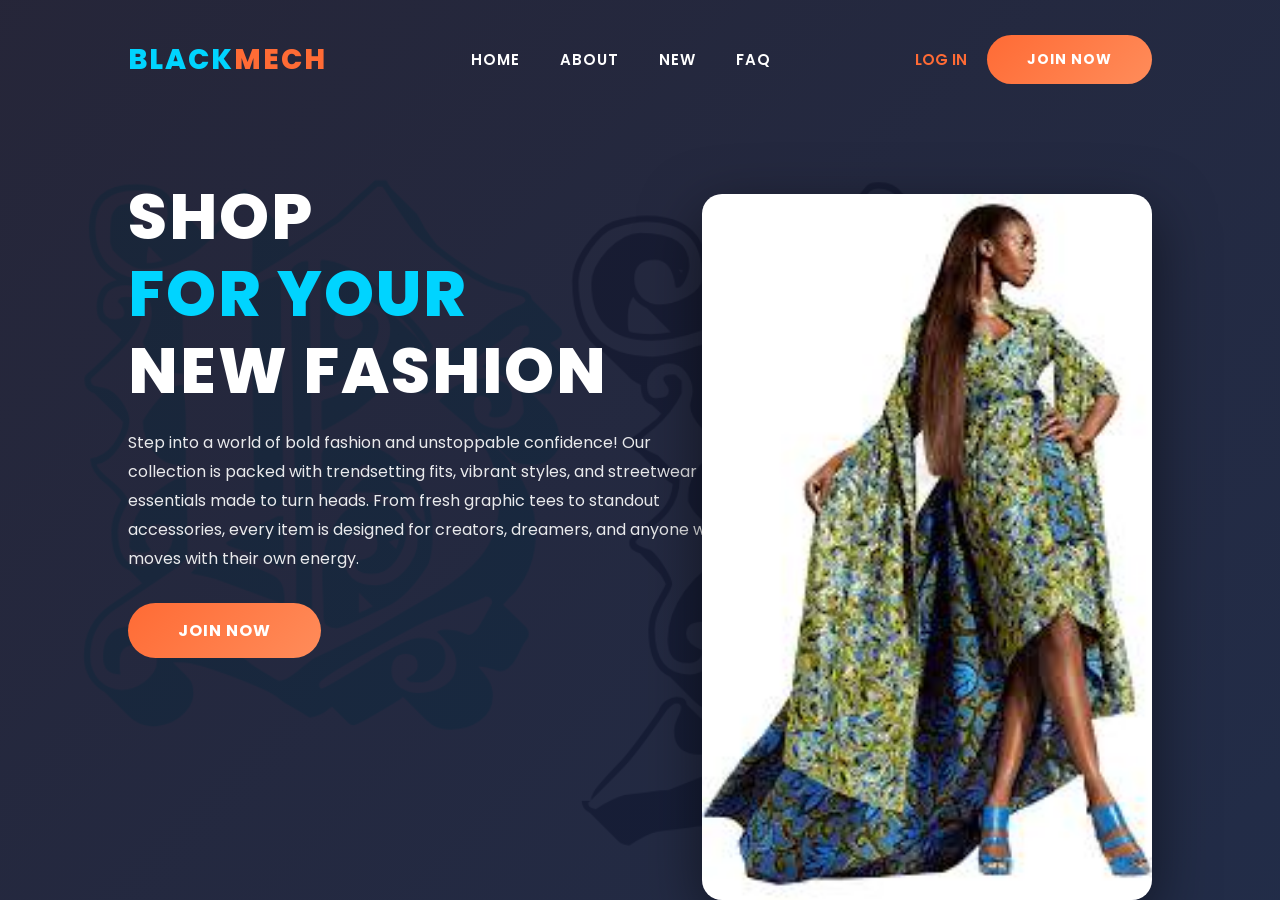
<file: mech-main/mech-main/mech2/index.html>
<!DOCTYPE html>
<html lang="en">
    <head>
        <meta charset="UTF-8">
        <meta name="viewport" content="width=device-width, initial-scale=1.0">
        <title>BLACK MECH - Fresh Fashion</title>
        <link rel="stylesheet" href="home.css">
        <link rel="preconnect" href="https://fonts.googleapis.com">
        <link rel="preconnect" href="https://fonts.gstatic.com" crossorigin>
        <link href="https://fonts.googleapis.com/css2?family=Poppins:wght@300;400;500;600;700;800&display=swap" rel="stylesheet">
    </head>
    <body>
        <div class="hero">
            <nav>
                <div class="logo">BLACK<span class="logo-accent">MECH</span></div>
                <ul>
                    <li><a href="#">HOME</a></li>
                    <li><a href="#">ABOUT</a></li>
                    <li><a href="#">NEW</a></li>
                    <li><a href="#">FAQ</a></li>
                </ul>
                <div class="nav-buttons">
                    <a href="#" class="login">LOG IN</a>
                    <a href="#" class="down">JOIN NOW</a>
                </div>
            </nav>
            <div class="content">
                <h1 class="anim">SHOP<br><span class="highlight">FOR YOUR</span><br>NEW FASHION</h1>
                <p class="anim">
                    Step into a world of bold fashion and unstoppable confidence! Our collection is packed with trendsetting fits, vibrant styles, and streetwear essentials made to turn heads. From fresh graphic tees to standout accessories, every item is designed for creators, dreamers, and anyone who moves with their own energy.
                </p>
                <a href="#" class="down anim">JOIN NOW</a>
            </div>
            <img src="pics/image.jpg" class="f-image anim" alt="Fashion Model">
        </div>   
    </body>
</html>
</file>
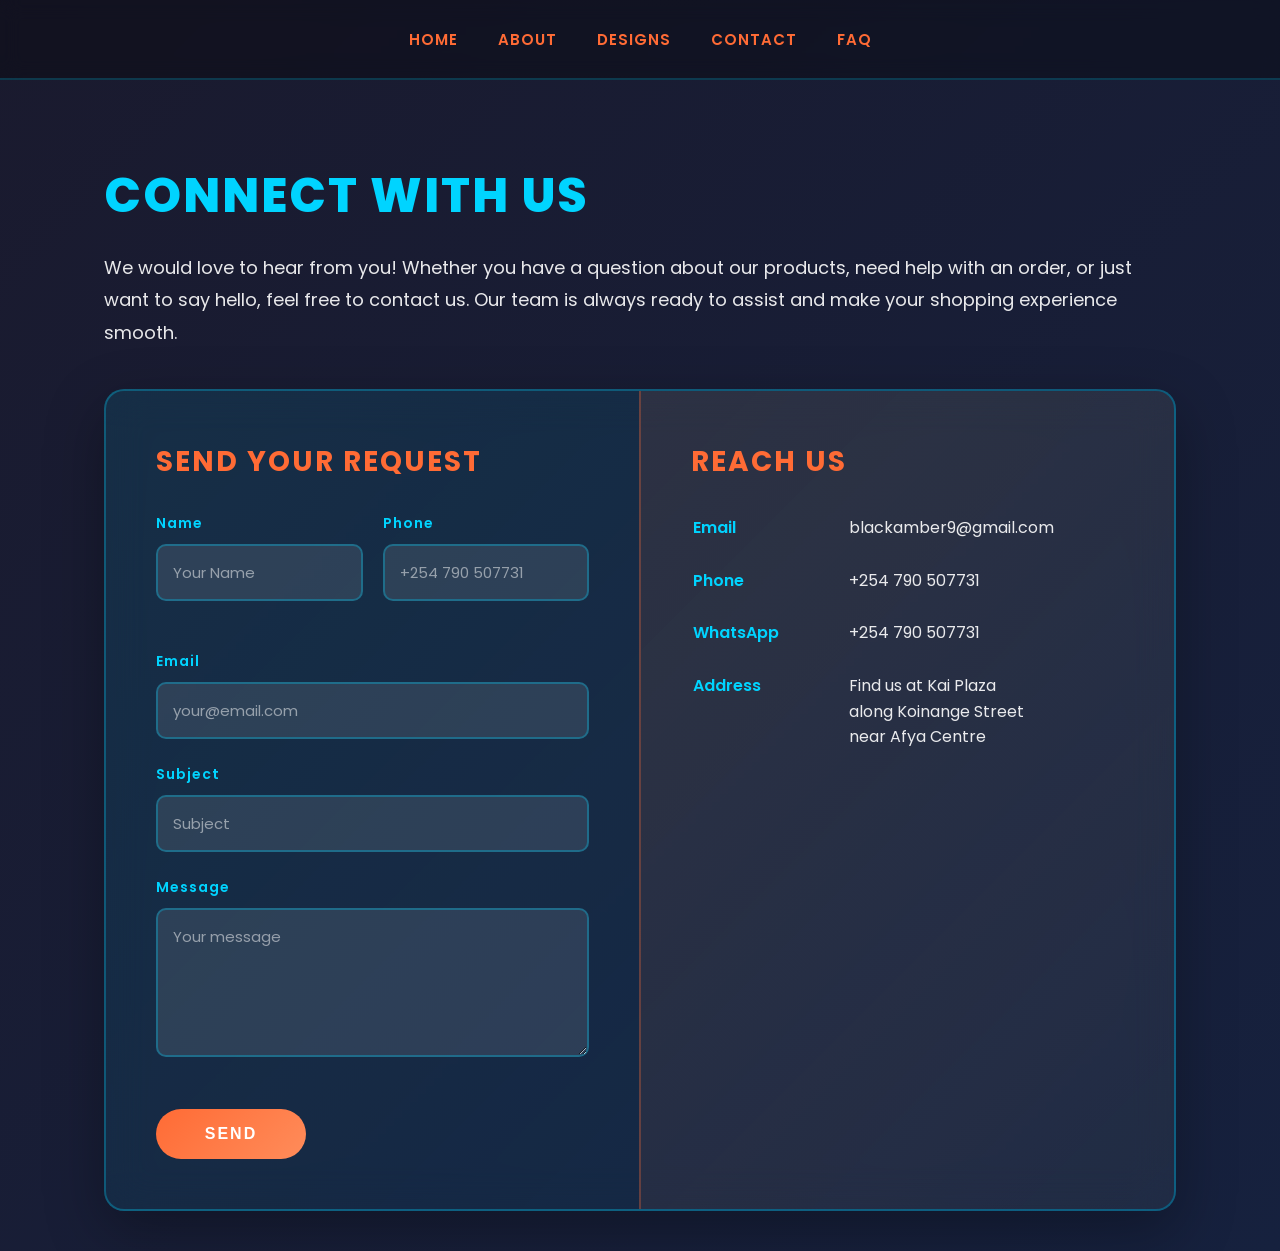
<file: mech-main/mech-main/blackmech/contact.html>
<!DOCTYPE html>
<html lang="en">
    <head>
        <meta charset="UTF-8">
        <meta name="viewport" content="width=device-width, initial-scale=1.0">
        <title>Contact Us - BLACK MECH</title>
        <link rel="stylesheet" href="contact.css">
        <link rel="preconnect" href="https://fonts.googleapis.com">
        <link rel="preconnect" href="https://fonts.gstatic.com" crossorigin>
        <link href="https://fonts.googleapis.com/css2?family=Poppins:wght@300;400;500;600;700;800&display=swap" rel="stylesheet">
    </head>
    <body>
        <header class="menu">
            <ul>
                <li><a href="index.html">HOME</a></li>
                <li><a href="about.html">ABOUT</a></li>
                <li><a href="fashions.html">DESIGNS</a></li>
                <li><a href="contact.html">CONTACT</a></li>
                <li><a href="faq.html">FAQ</a></li>
            </ul>
        </header>





       <div class="container">
        <h1>Connect With Us</h1>
        <p>We would love to hear from you! Whether you have a question about our products, need help with an order, or just want to say hello, feel free to contact us. Our team is always ready to assist and make your shopping experience smooth.</p>
        <div class="cont-box">
            <div class="cont-left">
                <h3>Send Your Request</h3>
                <form>
                    <div class="input-row">
                        <div class="input-group">
                            <label>Name</label>
                            <input type="text" placeholder="Your Name">
                        </div>
                        <div class="input-group">
                            <label>Phone</label>
                            <input type="text" placeholder="+254 790 507731">
                        </div>
                    </div>
                    <div class="input-group">
                        <label>Email</label>
                        <input type="email" placeholder="your@email.com">
                    </div>
                    <div class="input-group">
                        <label>Subject</label>
                        <input type="text" placeholder="Subject">
                    </div>
                    <div class="input-group">
                        <label>Message</label>
                        <textarea rows="5" placeholder="Your message"></textarea>
                    </div>
                    <button type="submit">SEND</button>
                </form>
            </div>
            <div class="cont-right">
                <h3>Reach Us</h3>
                <table>
                    <tr>
                        <td>Email</td>
                        <td>blackamber9@gmail.com</td>
                    </tr>
                    <tr>
                        <td>Phone</td>
                        <td>+254 790 507731</td>
                    </tr>
                    <tr>
                        <td>WhatsApp</td>
                        <td>+254 790 507731</td>
                    </tr>
                    <tr>
                        <td>Address</td>
                        <td>Find us at Kai Plaza<br>along Koinange Street<br>near Afya Centre</td>
                    </tr>
                </table>
            </div>
        </div> 
       </div>
    </body>
</html>
</file>
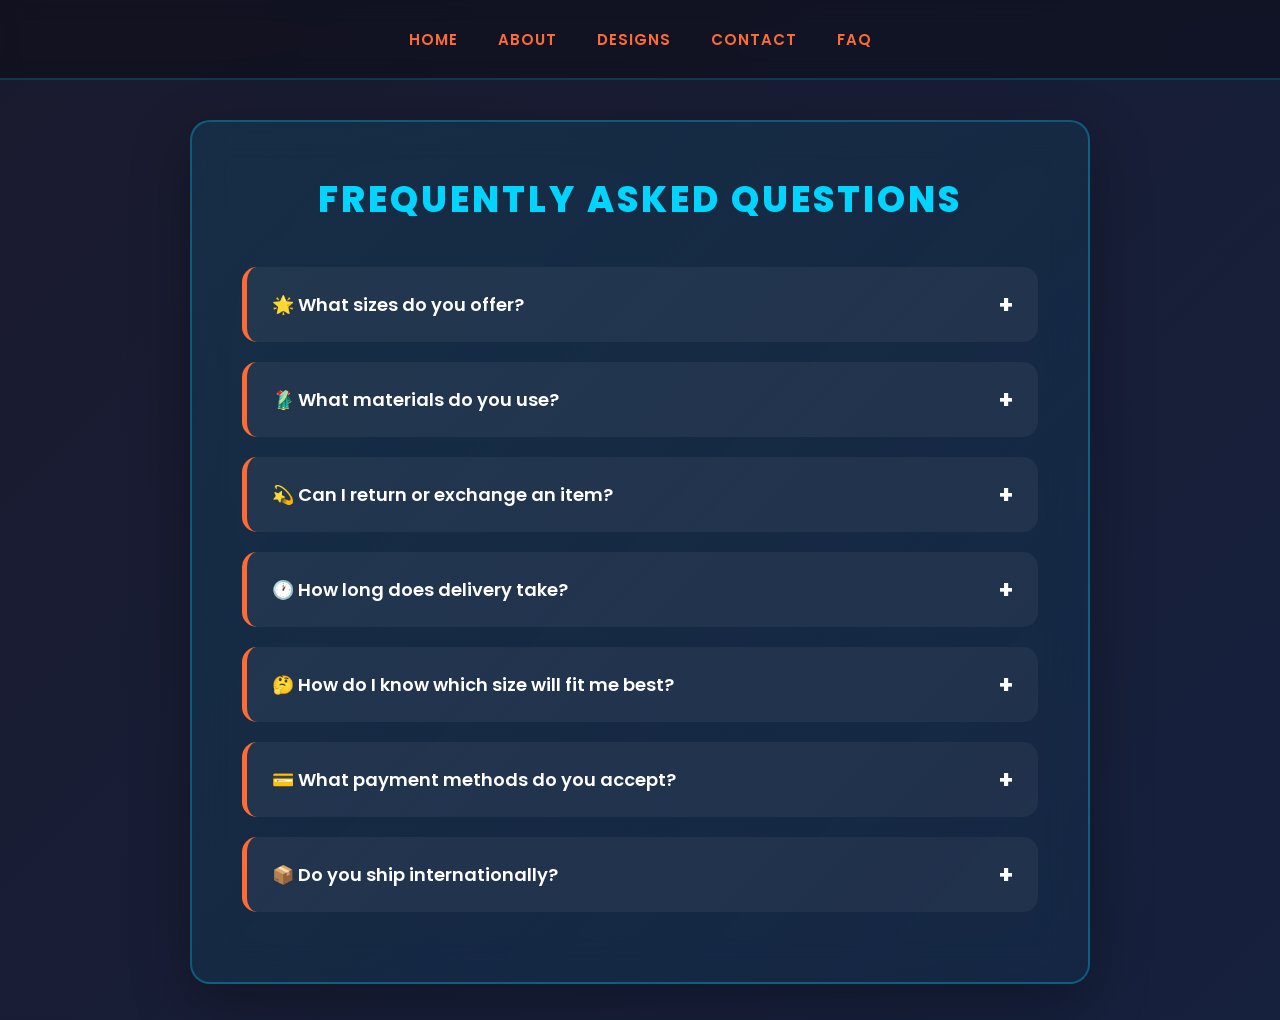
<file: mech-main/mech-main/blackmech/faq.html>
<!DOCTYPE html>
<html lang="en">
    <head>
        <meta charset="UTF-8">
        <meta name="viewport" content="width=device-width, initial-scale=1.0">
        <title>FAQ - BLACK MECH</title>
        <link rel="stylesheet" href="faq.css">
        <link rel="preconnect" href="https://fonts.googleapis.com">
        <link rel="preconnect" href="https://fonts.gstatic.com" crossorigin>
        <link href="https://fonts.googleapis.com/css2?family=Poppins:wght@300;400;500;600;700;800&display=swap" rel="stylesheet">
    </head>
    <body>
        <header class="menu">
            <ul>
                <li><a href="index.html">HOME</a></li>
                <li><a href="about.html">ABOUT</a></li>
                <li><a href="fashions.html">DESIGNS</a></li>
                <li><a href="contact.html">CONTACT</a></li>
                <li><a href="faq.html">FAQ</a></li>
            </ul>
        </header>

        <section class="faq-icons"> 
            <h2>Frequently Asked Questions</h2>
            <details>
                <summary>🌟 What sizes do you offer?</summary>
                <p>We offer a wide range of sizes from XS to XXL. A detailed size chart is available on each product page to help you find the perfect fit.</p>
            </details>

            <details>
                <summary>🥻 What materials do you use?</summary>
                <p>We use premium quality fabrics including 100% cotton, polyester blends, and sustainable materials. Each product description specifies the exact materials used.</p>
            </details>

            <details>
                <summary>💫 Can I return or exchange an item?</summary>
                <p>Yes. We accept returns or exchanges within 7 days of delivery, provided the item is unused, unwashed, and in its original condition with tags attached.</p>
            </details>

            <details>
                <summary>🕐 How long does delivery take?</summary>
                <p>Orders are usually delivered within 2–5 business days after confirmation, depending on your location within Kenya.</p>
            </details>

            <details>
                <summary>🤔 How do I know which size will fit me best?</summary>
                <p>Please refer to our size guide and compare it with your body measurements. If you're unsure, feel free to contact our support team for assistance.</p>
            </details>

            <details>
                <summary>💳 What payment methods do you accept?</summary>
                <p>We accept M-Pesa, credit/debit cards, and bank transfers. All transactions are secure and encrypted.</p>
            </details>

            <details>
                <summary>📦 Do you ship internationally?</summary>
                <p>Currently, we ship within Kenya only. We're working on expanding to international shipping soon.</p>
            </details>
        </section>
    </body>
</html>
</file>
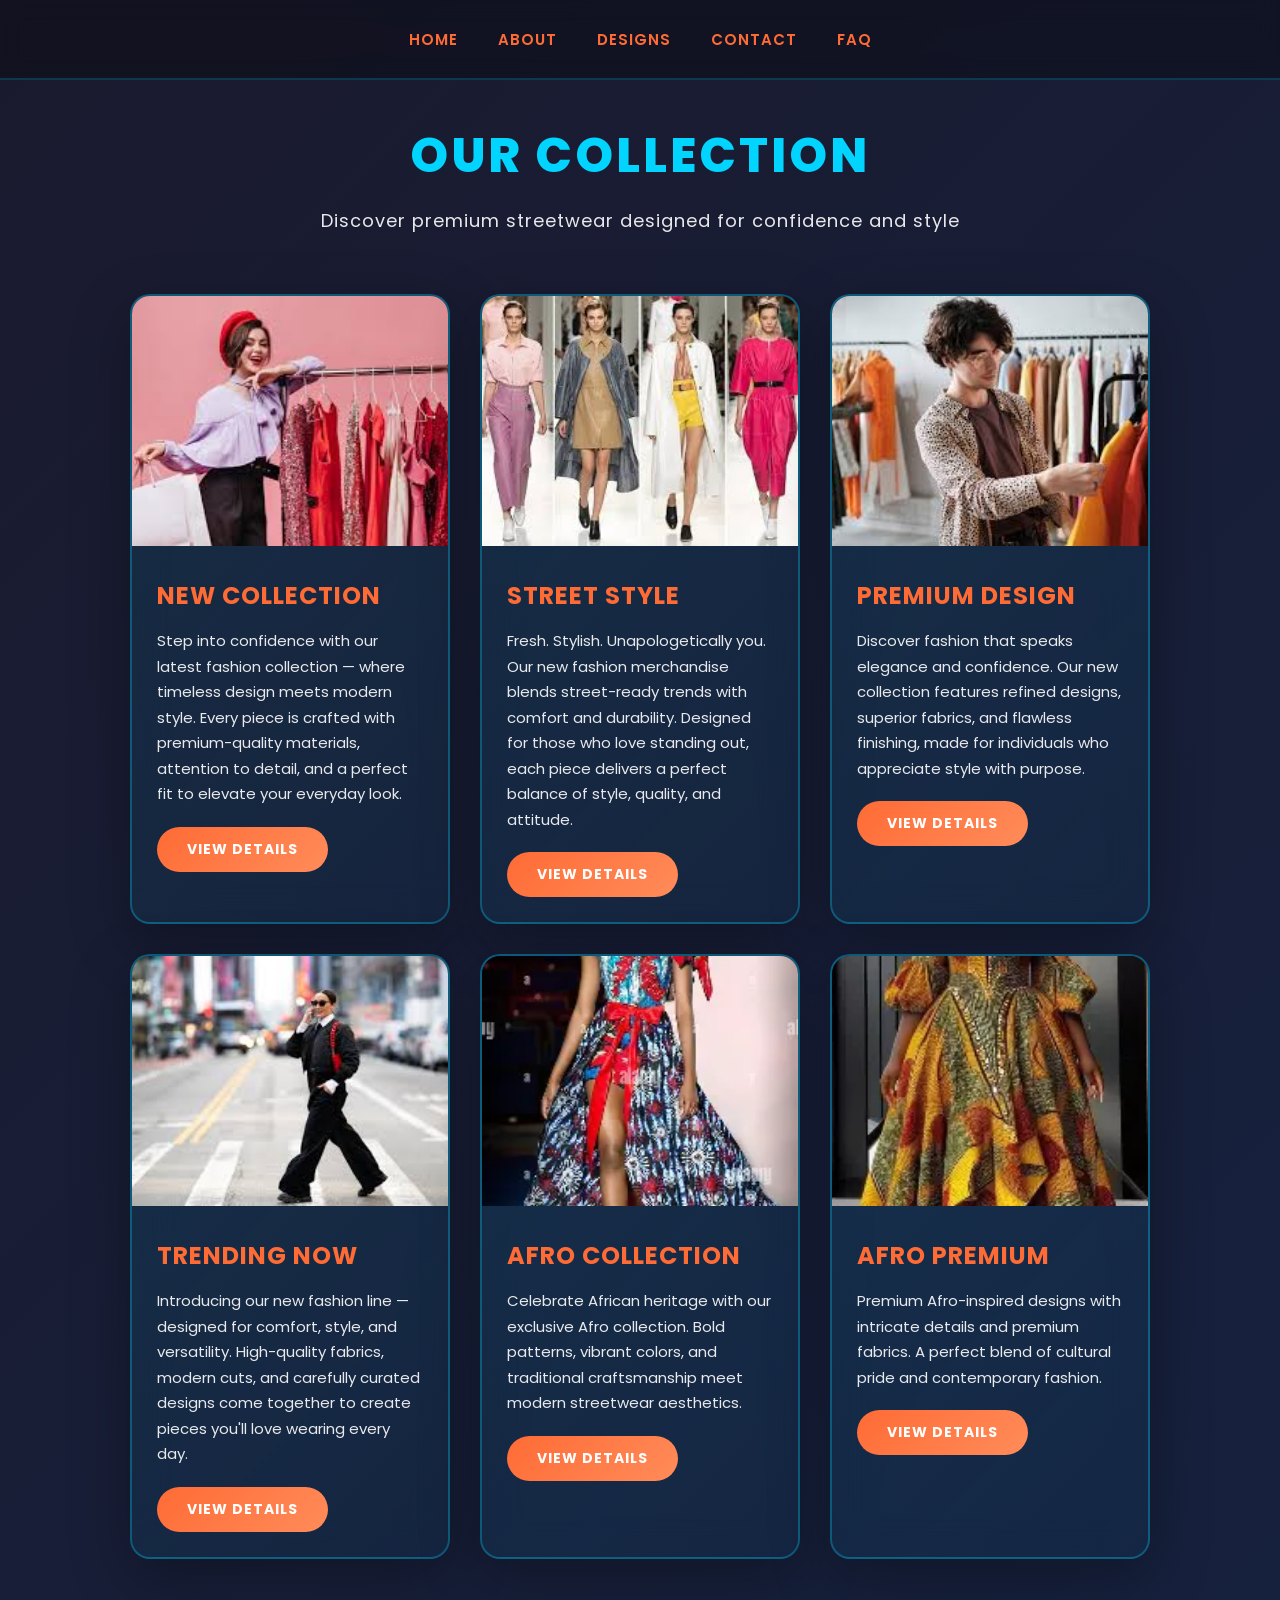
<file: mech-main/mech-main/blackmech/fashions.html>
<!DOCTYPE html>
<html lang="en">
    <head>
        <meta charset="UTF-8">
        <meta name="viewport" content="width=device-width, initial-scale=1.0">
        <title>Our Designs - BLACK MECH</title>
        <link rel="stylesheet" href="fashion.css">
        <link rel="preconnect" href="https://fonts.googleapis.com">
        <link rel="preconnect" href="https://fonts.gstatic.com" crossorigin>
        <link href="https://fonts.googleapis.com/css2?family=Poppins:wght@300;400;500;600;700;800&display=swap" rel="stylesheet">
    </head>
    <body>
        <header class="menu">
            <ul>
                <li><a href="index.html">HOME</a></li>
                <li><a href="about.html">ABOUT</a></li>
                <li><a href="fashions.html">DESIGNS</a></li>
                <li><a href="contact.html">CONTACT</a></li>
                <li><a href="faq.html">FAQ</a></li>
            </ul>
        </header>

        <div class="page-header">
            <h1>Our Collection</h1>
            <p>Discover premium streetwear designed for confidence and style</p>
        </div>

        <div class="card-cont">
            <div class="card"> 
                <img src="fash/fash2.jpeg" alt="New Fashion Collection">
                <div class="card-content"> 
                    <h3>New Collection</h3>
                    <p>Step into confidence with our latest fashion collection — where timeless design meets modern style. Every piece is crafted with premium-quality materials, attention to detail, and a perfect fit to elevate your everyday look.</p>
                    <a href="product-detail.html?id=1" class="btn">View Details</a>
                </div>
            </div>

            <div class="card"> 
                <img src="fash/Untitled.jpeg" alt="Cool Fashions">
                <div class="card-content"> 
                    <h3>Street Style</h3>
                    <p>Fresh. Stylish. Unapologetically you. Our new fashion merchandise blends street-ready trends with comfort and durability. Designed for those who love standing out, each piece delivers a perfect balance of style, quality, and attitude.</p>
                    <a href="product-detail.html?id=2" class="btn">View Details</a>
                </div>
            </div>

            <div class="card"> 
                <img src="fash/fash4.jpeg" alt="Premium Design">
                <div class="card-content"> 
                    <h3>Premium Design</h3>
                    <p>Discover fashion that speaks elegance and confidence. Our new collection features refined designs, superior fabrics, and flawless finishing, made for individuals who appreciate style with purpose.</p>
                    <a href="product-detail.html?id=3" class="btn">View Details</a>
                </div>
            </div>

            <div class="card"> 
                <img src="fash/fash.jpeg" alt="Hot Fashion">
                <div class="card-content"> 
                    <h3>Trending Now</h3>
                    <p>Introducing our new fashion line — designed for comfort, style, and versatility. High-quality fabrics, modern cuts, and carefully curated designs come together to create pieces you'll love wearing every day.</p>
                    <a href="product-detail.html?id=4" class="btn">View Details</a>
                </div>
            </div>

       <div class="card"> 
                <img src="fash/afro2.webp" alt="Hot Fashion">
                <div class="card-content"> 
                    <h3>Afro Collection</h3>
                    <p>Celebrate African heritage with our exclusive Afro collection. Bold patterns, vibrant colors, and traditional craftsmanship meet modern streetwear aesthetics.</p>
                    <a href="product-detail.html?id=5" class="btn">View Details</a>
                </div>
            </div>

<div class="card"> 
                <img src="fash/afro.webp" alt="Hot Fashion">
                <div class="card-content"> 
                    <h3>Afro Premium</h3>
                    <p>Premium Afro-inspired designs with intricate details and premium fabrics. A perfect blend of cultural pride and contemporary fashion.</p>
                    <a href="product-detail.html?id=6" class="btn">View Details</a>
                </div>
            </div>

        </div>
    </body>
</html>
</file>
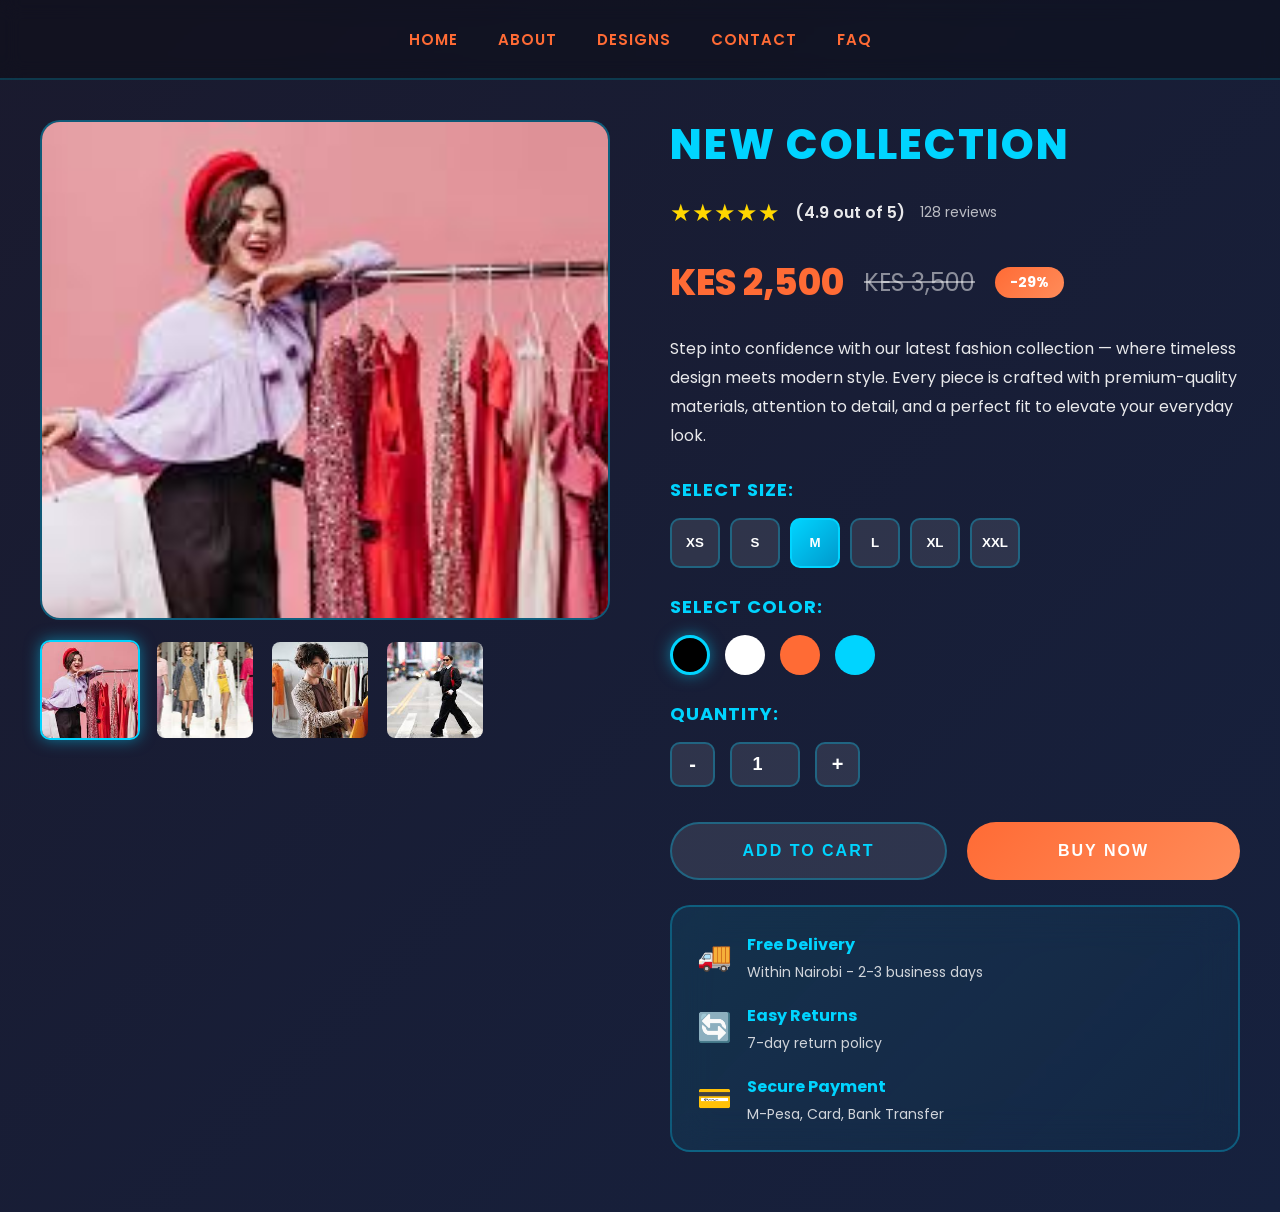
<file: mech-main/mech-main/blackmech/product-detail.html>
<!DOCTYPE html>
<html lang="en">
<head>
    <meta charset="UTF-8">
    <meta name="viewport" content="width=device-width, initial-scale=1.0">
    <title>Product Details - BLACK MECH</title>
    <link rel="stylesheet" href="product-detail.css">
    <link rel="preconnect" href="https://fonts.googleapis.com">
    <link rel="preconnect" href="https://fonts.gstatic.com" crossorigin>
    <link href="https://fonts.googleapis.com/css2?family=Poppins:wght@300;400;500;600;700;800&display=swap" rel="stylesheet">
</head>
<body>
    <header class="menu">
        <ul>
            <li><a href="index.html">HOME</a></li>
            <li><a href="about.html">ABOUT</a></li>
            <li><a href="fashions.html">DESIGNS</a></li>
            <li><a href="contact.html">CONTACT</a></li>
            <li><a href="faq.html">FAQ</a></li>
        </ul>
    </header>

    <div class="product-container">
        <div class="product-gallery">
            <div class="main-image">
                <img id="mainProductImage" src="fash/fash2.jpeg" alt="Product Image">
            </div>
            <div class="thumbnail-container">
                <img class="thumbnail active" src="fash/fash2.jpeg" alt="Thumbnail 1" onclick="changeImage(this)">
                <img class="thumbnail" src="fash/Untitled.jpeg" alt="Thumbnail 2" onclick="changeImage(this)">
                <img class="thumbnail" src="fash/fash4.jpeg" alt="Thumbnail 3" onclick="changeImage(this)">
                <img class="thumbnail" src="fash/fash.jpeg" alt="Thumbnail 4" onclick="changeImage(this)">
            </div>
        </div>

        <div class="product-info">
            <h1 id="productName">New Collection</h1>
            
            <div class="rating">
                <span class="stars">★★★★★</span>
                <span class="rating-text">(4.9 out of 5)</span>
                <span class="reviews">128 reviews</span>
            </div>

            <div class="price-section">
                <span class="price">KES 2,500</span>
                <span class="original-price">KES 3,500</span>
                <span class="discount">-29%</span>
            </div>

            <p class="description">
                Step into confidence with our latest fashion collection — where timeless design meets modern style. Every piece is crafted with premium-quality materials, attention to detail, and a perfect fit to elevate your everyday look.
            </p>

            <div class="size-selector">
                <h3>Select Size:</h3>
                <div class="sizes">
                    <button class="size-btn">XS</button>
                    <button class="size-btn">S</button>
                    <button class="size-btn active">M</button>
                    <button class="size-btn">L</button>
                    <button class="size-btn">XL</button>
                    <button class="size-btn">XXL</button>
                </div>
            </div>

            <div class="color-selector">
                <h3>Select Color:</h3>
                <div class="colors">
                    <button class="color-btn active" style="background: #000;"></button>
                    <button class="color-btn" style="background: #fff;"></button>
                    <button class="color-btn" style="background: #ff6b35;"></button>
                    <button class="color-btn" style="background: #00d4ff;"></button>
                </div>
            </div>

            <div class="quantity-selector">
                <h3>Quantity:</h3>
                <div class="quantity">
                    <button class="qty-btn" onclick="decreaseQty()">-</button>
                    <input type="number" id="quantity" value="1" min="1" max="10">
                    <button class="qty-btn" onclick="increaseQty()">+</button>
                </div>
            </div>

            <div class="action-buttons">
                <button class="add-to-cart">ADD TO CART</button>
                <button class="buy-now">BUY NOW</button>
            </div>

            <div class="delivery-info">
                <div class="info-item">
                    <span class="icon">🚚</span>
                    <div>
                        <strong>Free Delivery</strong>
                        <p>Within Nairobi - 2-3 business days</p>
                    </div>
                </div>
                <div class="info-item">
                    <span class="icon">🔄</span>
                    <div>
                        <strong>Easy Returns</strong>
                        <p>7-day return policy</p>
                    </div>
                </div>
                <div class="info-item">
                    <span class="icon">💳</span>
                    <div>
                        <strong>Secure Payment</strong>
                        <p>M-Pesa, Card, Bank Transfer</p>
                    </div>
                </div>
            </div>
        </div>
    </div>

    <script>
        function changeImage(thumbnail) {
            const mainImage = document.getElementById('mainProductImage');
            mainImage.src = thumbnail.src;
            
            document.querySelectorAll('.thumbnail').forEach(t => t.classList.remove('active'));
            thumbnail.classList.add('active');
        }

        function increaseQty() {
            const input = document.getElementById('quantity');
            if (input.value < 10) {
                input.value = parseInt(input.value) + 1;
            }
        }

        function decreaseQty() {
            const input = document.getElementById('quantity');
            if (input.value > 1) {
                input.value = parseInt(input.value) - 1;
            }
        }

        document.querySelectorAll('.size-btn').forEach(btn => {
            btn.addEventListener('click', function() {
                document.querySelectorAll('.size-btn').forEach(b => b.classList.remove('active'));
                this.classList.add('active');
            });
        });

        document.querySelectorAll('.color-btn').forEach(btn => {
            btn.addEventListener('click', function() {
                document.querySelectorAll('.color-btn').forEach(b => b.classList.remove('active'));
                this.classList.add('active');
            });
        });
    </script>
</body>
</html>
</file>
<file: mech-main/mech-main/mech2/home.css>
* {
    padding: 0;
    margin: 0;
    box-sizing: border-box;
    font-family: 'Poppins', sans-serif;
}

.hero {
    width: 100%;
    min-height: 100vh;
    background: linear-gradient(135deg, rgba(26, 26, 46, 0.95) 0%, rgba(22, 33, 62, 0.95) 100%), url(pics/ba.png);
    background-position: center;
    background-size: cover;
    padding: 20px 10%;
    overflow: hidden;
    position: relative;
}

nav {
    padding: 15px 0;
    display: flex;
    align-items: center;
    justify-content: space-between;
}

.logo {
    font-size: 28px;
    font-weight: 800;
    color: #00d4ff;
    text-transform: uppercase;
    letter-spacing: 2px;
}

.logo-accent {
    color: #ff6b35;
}

nav ul {
    display: flex;
    align-items: center;
    list-style: none;
    gap: 40px;
}

nav ul li a {
    text-decoration: none;
    color: white;
    font-weight: 600;
    font-size: 15px;
    letter-spacing: 1px;
    transition: all 0.3s ease;
    position: relative;
}

nav ul li a::after {
    content: '';
    position: absolute;
    bottom: -5px;
    left: 0;
    width: 0;
    height: 2px;
    background: #00d4ff;
    transition: width 0.3s ease;
}

nav ul li a:hover {
    color: #00d4ff;
}

nav ul li a:hover::after {
    width: 100%;
}

.nav-buttons {
    display: flex;
    align-items: center;
    gap: 20px;
}

.login {
    color: #ff6b35;
    text-decoration: none;
    font-weight: 600;
    font-size: 15px;
    transition: all 0.3s ease;
}

.login:hover {
    color: #00d4ff;
}

.down {
    text-decoration: none;
    color: white;
    display: inline-block;
    padding: 14px 40px;
    font-size: 14px;
    font-weight: 700;
    background: linear-gradient(135deg, #ff6b35, #ff8c5a);
    border-radius: 30px;
    transition: all 0.3s ease;
    text-transform: uppercase;
    letter-spacing: 1px;
}

.down:hover {
    background: linear-gradient(135deg, #00d4ff, #0099cc);
    transform: translateY(-3px);
    box-shadow: 0 10px 30px rgba(0, 212, 255, 0.4);
}

.content {
    margin-top: 80px;
    max-width: 600px;
}

.content h1 {
    font-size: 64px;
    font-weight: 800;
    color: white;
    line-height: 1.2;
    margin-bottom: 20px;
    text-transform: uppercase;
    letter-spacing: 2px;
}

.content .highlight {
    color: #00d4ff;
}

.content p {
    font-size: 16px;
    line-height: 1.8;
    margin: 20px 0 30px;
    color: rgba(255, 255, 255, 0.9);
    animation-delay: 0.5s;
}

.content .down {
    padding: 15px 50px;
    font-size: 16px;
    animation-delay: 1s;
}

.f-image {
    width: 450px;
    position: absolute;
    bottom: 0;
    right: 10%;
    border-radius: 20px;
    box-shadow: 0 20px 60px rgba(0, 0, 0, 0.5);
}

.anim {
    opacity: 0;
    transform: translateY(30px);
    animation: moveup 0.8s ease forwards;
}

@keyframes moveup {
    100% {
        opacity: 1;
        transform: translateY(0);
    }
}

/* Responsive Design */
@media screen and (max-width: 1024px) {
    .content h1 {
        font-size: 48px;
    }
    
    .f-image {
        width: 350px;
        right: 5%;
    }
}

@media screen and (max-width: 768px) {
    .hero {
        padding: 15px 5%;
    }
    
    nav {
        flex-direction: column;
        gap: 20px;
    }
    
    nav ul {
        flex-wrap: wrap;
        justify-content: center;
        gap: 20px;
    }
    
    .nav-buttons {
        flex-direction: column;
        gap: 15px;
    }
    
    .content {
        margin-top: 40px;
        max-width: 100%;
        text-align: center;
    }
    
    .content h1 {
        font-size: 36px;
    }
    
    .content p {
        font-size: 14px;
    }
    
    .f-image {
        position: relative;
        width: 100%;
        max-width: 400px;
        margin: 40px auto 0;
        right: auto;
    }
}
</file>
<file: mech-main/mech-main/blackmech/contact.css>
* {
    padding: 0;
    margin: 0;
    box-sizing: border-box;
}

body {
    font-family: 'Poppins', sans-serif;
    background: linear-gradient(135deg, #1a1a2e 0%, #16213e 100%);
    min-height: 100vh;
    color: white;
}

.menu {
    width: 100%;
    height: 80px;
    background: rgba(0, 0, 0, 0.3);
    backdrop-filter: blur(10px);
    display: flex;
    align-items: center;
    justify-content: center;
    position: fixed;
    top: 0;
    left: 0;
    z-index: 1000;
    border-bottom: 2px solid rgba(0, 212, 255, 0.2);
}

ul {
    display: flex;
    align-items: center;
    list-style: none;
    gap: 40px;
}

ul li a {
    text-decoration: none;
    color: #ff6b35;
    font-weight: 600;
    font-size: 15px;
    letter-spacing: 1px;
    transition: all 0.3s ease;
    position: relative;
}

ul li a::after {
    content: '';
    position: absolute;
    bottom: -5px;
    left: 0;
    width: 0;
    height: 2px;
    background: #00d4ff;
    transition: width 0.3s ease;
}

ul li a:hover {
    color: #00d4ff;
}

ul li a:hover::after {
    width: 100%;
}

.container {
    width: 90%;
    max-width: 1400px;
    margin: 120px auto 0;
    padding: 40px;
}

h1 {
    font-size: 48px;
    font-weight: 800;
    color: #00d4ff;
    margin-bottom: 20px;
    letter-spacing: 2px;
    text-transform: uppercase;
}

.container p {
    font-size: 18px;
    line-height: 1.8;
    color: rgba(255, 255, 255, 0.9);
    margin-bottom: 40px;
}

.cont-box {
    background: linear-gradient(135deg, rgba(0, 212, 255, 0.1), rgba(0, 153, 204, 0.05));
    backdrop-filter: blur(20px);
    border: 2px solid rgba(0, 212, 255, 0.3);
    border-radius: 20px;
    display: flex;
    overflow: hidden;
    box-shadow: 0 20px 60px rgba(0, 0, 0, 0.3);
}

.cont-left {
    flex: 1;
    padding: 50px;
}

.cont-right {
    flex: 1;
    padding: 50px;
    background: linear-gradient(135deg, rgba(255, 107, 53, 0.1), rgba(255, 140, 90, 0.05));
    border-left: 2px solid rgba(255, 107, 53, 0.3);
}

.cont-left h3,
.cont-right h3 {
    font-size: 28px;
    font-weight: 700;
    margin-bottom: 30px;
    color: #ff6b35;
    text-transform: uppercase;
    letter-spacing: 2px;
}

.input-row {
    display: flex;
    justify-content: space-between;
    margin-bottom: 25px;
    gap: 20px;
}

.input-row .input-group {
    flex: 1;
}

.input-group {
    margin-bottom: 25px;
}

label {
    display: block;
    margin-bottom: 10px;
    color: #00d4ff;
    font-weight: 600;
    font-size: 14px;
    letter-spacing: 1px;
}

input,
textarea {
    width: 100%;
    padding: 15px;
    background: rgba(255, 255, 255, 0.1);
    border: 2px solid rgba(0, 212, 255, 0.3);
    border-radius: 10px;
    outline: none;
    color: white;
    font-size: 15px;
    font-family: 'Poppins', sans-serif;
    transition: all 0.3s ease;
}

input:focus,
textarea:focus {
    border-color: #00d4ff;
    background: rgba(255, 255, 255, 0.15);
}

input::placeholder,
textarea::placeholder {
    color: rgba(255, 255, 255, 0.5);
}

textarea {
    resize: vertical;
    min-height: 120px;
}

button {
    background: linear-gradient(135deg, #ff6b35, #ff8c5a);
    width: 150px;
    height: 50px;
    border: none;
    outline: none;
    color: white;
    font-size: 16px;
    font-weight: 700;
    border-radius: 30px;
    margin-top: 20px;
    cursor: pointer;
    transition: all 0.3s ease;
    text-transform: uppercase;
    letter-spacing: 2px;
}

button:hover {
    background: linear-gradient(135deg, #00d4ff, #0099cc);
    transform: translateY(-3px);
    box-shadow: 0 10px 30px rgba(0, 212, 255, 0.4);
}

table {
    width: 100%;
}

tr td:first-child {
    padding-right: 30px;
    color: #00d4ff;
    font-weight: 600;
    font-size: 16px;
    padding-bottom: 25px;
    vertical-align: top;
}

tr td {
    padding-bottom: 25px;
    color: rgba(255, 255, 255, 0.9);
    font-size: 16px;
    line-height: 1.6;
}

/* Responsive Design */
@media screen and (max-width: 1024px) {
    .cont-box {
        flex-direction: column;
    }
    
    .cont-left,
    .cont-right {
        padding: 40px;
    }
    
    .cont-right {
        border-left: none;
        border-top: 2px solid rgba(255, 107, 53, 0.3);
    }
}

@media screen and (max-width: 768px) {
    .menu {
        height: auto;
        padding: 15px;
    }
    
    ul {
        flex-wrap: wrap;
        justify-content: center;
        gap: 20px;
    }
    
    .container {
        width: 95%;
        margin-top: 120px;
        padding: 20px;
    }
    
    h1 {
        font-size: 32px;
    }
    
    .input-row {
        flex-direction: column;
        gap: 0;
    }
    
    .cont-left,
    .cont-right {
        padding: 30px;
    }
    
    button {
        width: 100%;
    }
}
</file>
<file: mech-main/mech-main/blackmech/faq.css>
* {
    padding: 0;
    margin: 0;
    box-sizing: border-box;
}

body {
    font-family: 'Poppins', sans-serif;
    background: linear-gradient(135deg, #1a1a2e 0%, #16213e 100%);
    min-height: 100vh;
}

.menu {
    width: 100%;
    height: 80px;
    background: rgba(0, 0, 0, 0.3);
    backdrop-filter: blur(10px);
    display: flex;
    align-items: center;
    justify-content: center;
    position: fixed;
    top: 0;
    left: 0;
    z-index: 1000;
    border-bottom: 2px solid rgba(0, 212, 255, 0.2);
}

ul {
    display: flex;
    align-items: center;
    list-style: none;
    gap: 40px;
}

ul li a {
    text-decoration: none;
    color: #ff6b35;
    font-weight: 600;
    font-size: 15px;
    letter-spacing: 1px;
    transition: all 0.3s ease;
    position: relative;
}

ul li a::after {
    content: '';
    position: absolute;
    bottom: -5px;
    left: 0;
    width: 0;
    height: 2px;
    background: #00d4ff;
    transition: width 0.3s ease;
}

ul li a:hover {
    color: #00d4ff;
}

ul li a:hover::after {
    width: 100%;
}

.faq-icons {
    max-width: 900px;
    margin: 120px auto 60px;
    background: linear-gradient(135deg, rgba(0, 212, 255, 0.1), rgba(0, 153, 204, 0.05));
    backdrop-filter: blur(20px);
    border: 2px solid rgba(0, 212, 255, 0.3);
    padding: 50px;
    border-radius: 20px;
    color: white;
    box-shadow: 0 20px 60px rgba(0, 0, 0, 0.3);
}

.faq-icons h2 {
    text-align: center;
    color: #00d4ff;
    font-size: 36px;
    font-weight: 800;
    margin-bottom: 40px;
    text-transform: uppercase;
    letter-spacing: 3px;
}

details {
    background: rgba(255, 255, 255, 0.05);
    border-radius: 15px;
    margin-bottom: 20px;
    padding: 20px 25px;
    border-left: 5px solid #ff6b35;
    transition: all 0.3s ease;
    cursor: pointer;
}

details:hover {
    background: rgba(255, 255, 255, 0.1);
    border-left-color: #00d4ff;
    transform: translateX(5px);
}

details[open] {
    background: rgba(255, 255, 255, 0.1);
    border-left-color: #00d4ff;
}

summary {
    font-weight: 600;
    font-size: 18px;
    cursor: pointer;
    color: white;
    list-style: none;
    display: flex;
    align-items: center;
    gap: 10px;
}

summary::-webkit-details-marker {
    display: none;
}

summary::after {
    content: '+';
    font-size: 24px;
    font-weight: bold;
    margin-left: auto;
    transition: transform 0.3s ease;
}

details[open] summary::after {
    transform: rotate(45deg);
}

details p {
    margin-top: 15px;
    padding-top: 15px;
    border-top: 1px solid rgba(255, 255, 255, 0.1);
    color: rgba(255, 255, 255, 0.9);
    line-height: 1.8;
    font-size: 16px;
}

/* Responsive Design */
@media screen and (max-width: 768px) {
    .menu {
        height: auto;
        padding: 15px;
    }
    
    ul {
        flex-wrap: wrap;
        justify-content: center;
        gap: 20px;
    }
    
    .faq-icons {
        margin: 120px auto 40px;
        padding: 30px;
        width: 95%;
    }
    
    .faq-icons h2 {
        font-size: 28px;
    }
    
    details {
        padding: 15px 20px;
    }
    
    summary {
        font-size: 16px;
    }
}
</file>
<file: mech-main/mech-main/blackmech/fashion.css>
* {
    margin: 0;
    padding: 0;
    box-sizing: border-box;
}

body {
    font-family: 'Poppins', sans-serif;
    background: linear-gradient(135deg, #1a1a2e 0%, #16213e 100%);
    min-height: 100vh;
}

.menu {
    width: 100%;
    height: 80px;
    background: rgba(0, 0, 0, 0.3);
    backdrop-filter: blur(10px);
    display: flex;
    align-items: center;
    justify-content: center;
    position: fixed;
    top: 0;
    left: 0;
    z-index: 1000;
    border-bottom: 2px solid rgba(0, 212, 255, 0.2);
}

ul {
    display: flex;
    align-items: center;
    list-style: none;
    gap: 40px;
}

ul li a {
    text-decoration: none;
    color: #ff6b35;
    font-weight: 600;
    font-size: 15px;
    letter-spacing: 1px;
    transition: all 0.3s ease;
    position: relative;
}

ul li a::after {
    content: '';
    position: absolute;
    bottom: -5px;
    left: 0;
    width: 0;
    height: 2px;
    background: #00d4ff;
    transition: width 0.3s ease;
}

ul li a:hover {
    color: #00d4ff;
}

ul li a:hover::after {
    width: 100%;
}

.page-header {
    text-align: center;
    padding: 120px 20px 60px;
    color: white;
}

.page-header h1 {
    font-size: 48px;
    font-weight: 800;
    color: #00d4ff;
    margin-bottom: 15px;
    text-transform: uppercase;
    letter-spacing: 3px;
}

.page-header p {
    font-size: 18px;
    color: rgba(255, 255, 255, 0.9);
    letter-spacing: 1px;
}

.card-cont {
    display: flex;
    justify-content: center;
    flex-wrap: wrap;
    gap: 30px;
    padding: 0 40px 60px;
    max-width: 1400px;
    margin: 0 auto;
}

.card {
    width: 320px;
    background: linear-gradient(135deg, rgba(0, 212, 255, 0.1), rgba(0, 153, 204, 0.05));
    backdrop-filter: blur(20px);
    border: 2px solid rgba(0, 212, 255, 0.3);
    border-radius: 20px;
    overflow: hidden;
    box-shadow: 0 20px 60px rgba(0, 0, 0, 0.3);
    transition: all 0.3s ease;
}

.card:hover {
    transform: translateY(-10px);
    border-color: #ff6b35;
    box-shadow: 0 30px 80px rgba(255, 107, 53, 0.3);
}

.card img {
    width: 100%;
    height: 250px;
    object-fit: cover;
    transition: transform 0.3s ease;
}

.card:hover img {
    transform: scale(1.05);
}

.card-content {
    padding: 25px;
}

.card-content h3 {
    font-size: 24px;
    font-weight: 700;
    color: #ff6b35;
    margin-bottom: 15px;
    text-transform: uppercase;
    letter-spacing: 1px;
}

.card-content p {
    color: rgba(255, 255, 255, 0.9);
    font-size: 15px;
    line-height: 1.7;
    margin-bottom: 20px;
}

.card-content .btn {
    display: inline-block;
    padding: 12px 30px;
    background: linear-gradient(135deg, #ff6b35, #ff8c5a);
    text-decoration: none;
    color: white;
    font-weight: 700;
    font-size: 14px;
    border-radius: 30px;
    transition: all 0.3s ease;
    text-transform: uppercase;
    letter-spacing: 1px;
}

.card-content .btn:hover {
    background: linear-gradient(135deg, #00d4ff, #0099cc);
    transform: translateY(-2px);
    box-shadow: 0 10px 30px rgba(0, 212, 255, 0.4);
}

/* Responsive Design */
@media screen and (max-width: 1024px) {
    .card-cont {
        padding: 0 20px 60px;
    }
    
    .card {
        width: 300px;
    }
}

@media screen and (max-width: 768px) {
    .menu {
        height: auto;
        padding: 15px;
    }
    
    ul {
        flex-wrap: wrap;
        justify-content: center;
        gap: 20px;
    }
    
    .page-header {
        padding: 120px 20px 40px;
    }
    
    .page-header h1 {
        font-size: 32px;
    }
    
    .page-header p {
        font-size: 16px;
    }
    
    .card-cont {
        padding: 0 15px 40px;
        gap: 20px;
    }
    
    .card {
        width: 100%;
        max-width: 350px;
    }
    
    .card img {
        height: 200px;
    }
    
    .card-content h3 {
        font-size: 20px;
    }
    
    .card-content p {
        font-size: 14px;
    }
}
</file>
<file: mech-main/mech-main/blackmech/product-detail.css>
* {
    padding: 0;
    margin: 0;
    box-sizing: border-box;
}

body {
    font-family: 'Poppins', sans-serif;
    background: linear-gradient(135deg, #1a1a2e 0%, #16213e 100%);
    min-height: 100vh;
    color: white;
}

.menu {
    width: 100%;
    height: 80px;
    background: rgba(0, 0, 0, 0.3);
    backdrop-filter: blur(10px);
    display: flex;
    align-items: center;
    justify-content: center;
    position: fixed;
    top: 0;
    left: 0;
    z-index: 1000;
    border-bottom: 2px solid rgba(0, 212, 255, 0.2);
}

ul {
    display: flex;
    align-items: center;
    list-style: none;
    gap: 40px;
}

ul li a {
    text-decoration: none;
    color: #ff6b35;
    font-weight: 600;
    font-size: 15px;
    letter-spacing: 1px;
    transition: all 0.3s ease;
    position: relative;
}

ul li a::after {
    content: '';
    position: absolute;
    bottom: -5px;
    left: 0;
    width: 0;
    height: 2px;
    background: #00d4ff;
    transition: width 0.3s ease;
}

ul li a:hover {
    color: #00d4ff;
}

ul li a:hover::after {
    width: 100%;
}

.product-container {
    max-width: 1400px;
    margin: 120px auto 60px;
    padding: 0 40px;
    display: grid;
    grid-template-columns: 1fr 1fr;
    gap: 60px;
}

.product-gallery {
    display: flex;
    flex-direction: column;
    gap: 20px;
}

.main-image {
    width: 100%;
    height: 500px;
    background: linear-gradient(135deg, rgba(0, 212, 255, 0.1), rgba(0, 153, 204, 0.05));
    backdrop-filter: blur(20px);
    border: 2px solid rgba(0, 212, 255, 0.3);
    border-radius: 20px;
    overflow: hidden;
    display: flex;
    align-items: center;
    justify-content: center;
}

.main-image img {
    width: 100%;
    height: 100%;
    object-fit: cover;
    transition: transform 0.3s ease;
}

.main-image:hover img {
    transform: scale(1.05);
}

.thumbnail-container {
    display: flex;
    gap: 15px;
}

.thumbnail {
    width: 100px;
    height: 100px;
    object-fit: cover;
    border-radius: 10px;
    cursor: pointer;
    border: 2px solid transparent;
    transition: all 0.3s ease;
}

.thumbnail:hover {
    border-color: rgba(0, 212, 255, 0.5);
}

.thumbnail.active {
    border-color: #00d4ff;
    box-shadow: 0 0 15px rgba(0, 212, 255, 0.5);
}

.product-info {
    display: flex;
    flex-direction: column;
    gap: 25px;
}

.product-info h1 {
    font-size: 42px;
    font-weight: 800;
    color: #00d4ff;
    text-transform: uppercase;
    letter-spacing: 2px;
    line-height: 1.2;
}

.rating {
    display: flex;
    align-items: center;
    gap: 15px;
}

.stars {
    color: #ffd700;
    font-size: 24px;
}

.rating-text {
    color: rgba(255, 255, 255, 0.9);
    font-weight: 600;
}

.reviews {
    color: rgba(255, 255, 255, 0.7);
    font-size: 14px;
}

.price-section {
    display: flex;
    align-items: center;
    gap: 20px;
}

.price {
    font-size: 36px;
    font-weight: 800;
    color: #ff6b35;
}

.original-price {
    font-size: 24px;
    color: rgba(255, 255, 255, 0.5);
    text-decoration: line-through;
}

.discount {
    background: linear-gradient(135deg, #ff6b35, #ff8c5a);
    color: white;
    padding: 5px 15px;
    border-radius: 20px;
    font-weight: 700;
    font-size: 14px;
}

.description {
    color: rgba(255, 255, 255, 0.9);
    line-height: 1.8;
    font-size: 16px;
}

.size-selector h3,
.color-selector h3,
.quantity-selector h3 {
    color: #00d4ff;
    font-size: 18px;
    font-weight: 700;
    margin-bottom: 15px;
    text-transform: uppercase;
    letter-spacing: 1px;
}

.sizes {
    display: flex;
    gap: 10px;
}

.size-btn {
    width: 50px;
    height: 50px;
    background: rgba(255, 255, 255, 0.1);
    border: 2px solid rgba(0, 212, 255, 0.3);
    border-radius: 10px;
    color: white;
    font-weight: 600;
    cursor: pointer;
    transition: all 0.3s ease;
}

.size-btn:hover {
    background: rgba(0, 212, 255, 0.2);
    border-color: #00d4ff;
}

.size-btn.active {
    background: linear-gradient(135deg, #00d4ff, #0099cc);
    border-color: #00d4ff;
    color: white;
}

.colors {
    display: flex;
    gap: 15px;
}

.color-btn {
    width: 40px;
    height: 40px;
    border-radius: 50%;
    border: 3px solid transparent;
    cursor: pointer;
    transition: all 0.3s ease;
}

.color-btn:hover {
    transform: scale(1.1);
}

.color-btn.active {
    border-color: #00d4ff;
    box-shadow: 0 0 15px rgba(0, 212, 255, 0.5);
}

.quantity {
    display: flex;
    align-items: center;
    gap: 15px;
}

.qty-btn {
    width: 45px;
    height: 45px;
    background: rgba(255, 255, 255, 0.1);
    border: 2px solid rgba(0, 212, 255, 0.3);
    border-radius: 10px;
    color: white;
    font-size: 20px;
    font-weight: 700;
    cursor: pointer;
    transition: all 0.3s ease;
}

.qty-btn:hover {
    background: rgba(0, 212, 255, 0.2);
    border-color: #00d4ff;
}

#quantity {
    width: 70px;
    height: 45px;
    background: rgba(255, 255, 255, 0.1);
    border: 2px solid rgba(0, 212, 255, 0.3);
    border-radius: 10px;
    color: white;
    font-size: 18px;
    font-weight: 600;
    text-align: center;
}

#quantity:focus {
    outline: none;
    border-color: #00d4ff;
}

.action-buttons {
    display: flex;
    gap: 20px;
    margin-top: 10px;
}

.add-to-cart,
.buy-now {
    flex: 1;
    padding: 18px 30px;
    font-size: 16px;
    font-weight: 700;
    border: none;
    border-radius: 30px;
    cursor: pointer;
    transition: all 0.3s ease;
    text-transform: uppercase;
    letter-spacing: 2px;
}

.add-to-cart {
    background: rgba(255, 255, 255, 0.1);
    border: 2px solid rgba(0, 212, 255, 0.3);
    color: #00d4ff;
}

.add-to-cart:hover {
    background: rgba(0, 212, 255, 0.2);
    border-color: #00d4ff;
    transform: translateY(-3px);
}

.buy-now {
    background: linear-gradient(135deg, #ff6b35, #ff8c5a);
    color: white;
}

.buy-now:hover {
    background: linear-gradient(135deg, #00d4ff, #0099cc);
    transform: translateY(-3px);
    box-shadow: 0 10px 30px rgba(0, 212, 255, 0.4);
}

.delivery-info {
    background: linear-gradient(135deg, rgba(0, 212, 255, 0.1), rgba(0, 153, 204, 0.05));
    backdrop-filter: blur(20px);
    border: 2px solid rgba(0, 212, 255, 0.3);
    border-radius: 20px;
    padding: 25px;
    display: flex;
    flex-direction: column;
    gap: 20px;
}

.info-item {
    display: flex;
    align-items: center;
    gap: 15px;
}

.info-item .icon {
    font-size: 28px;
}

.info-item strong {
    color: #00d4ff;
    font-size: 16px;
    display: block;
}

.info-item p {
    color: rgba(255, 255, 255, 0.8);
    font-size: 14px;
    margin-top: 5px;
}

/* Responsive Design */
@media screen and (max-width: 1024px) {
    .product-container {
        grid-template-columns: 1fr;
        gap: 40px;
    }
    
    .main-image {
        height: 400px;
    }
}

@media screen and (max-width: 768px) {
    .menu {
        height: auto;
        padding: 15px;
    }
    
    ul {
        flex-wrap: wrap;
        justify-content: center;
        gap: 20px;
    }
    
    .product-container {
        padding: 0 20px 40px;
        margin-top: 120px;
    }
    
    .product-info h1 {
        font-size: 32px;
    }
    
    .main-image {
        height: 300px;
    }
    
    .thumbnail {
        width: 70px;
        height: 70px;
    }
    
    .action-buttons {
        flex-direction: column;
    }
    
    .sizes {
        flex-wrap: wrap;
    }
}
</file>
